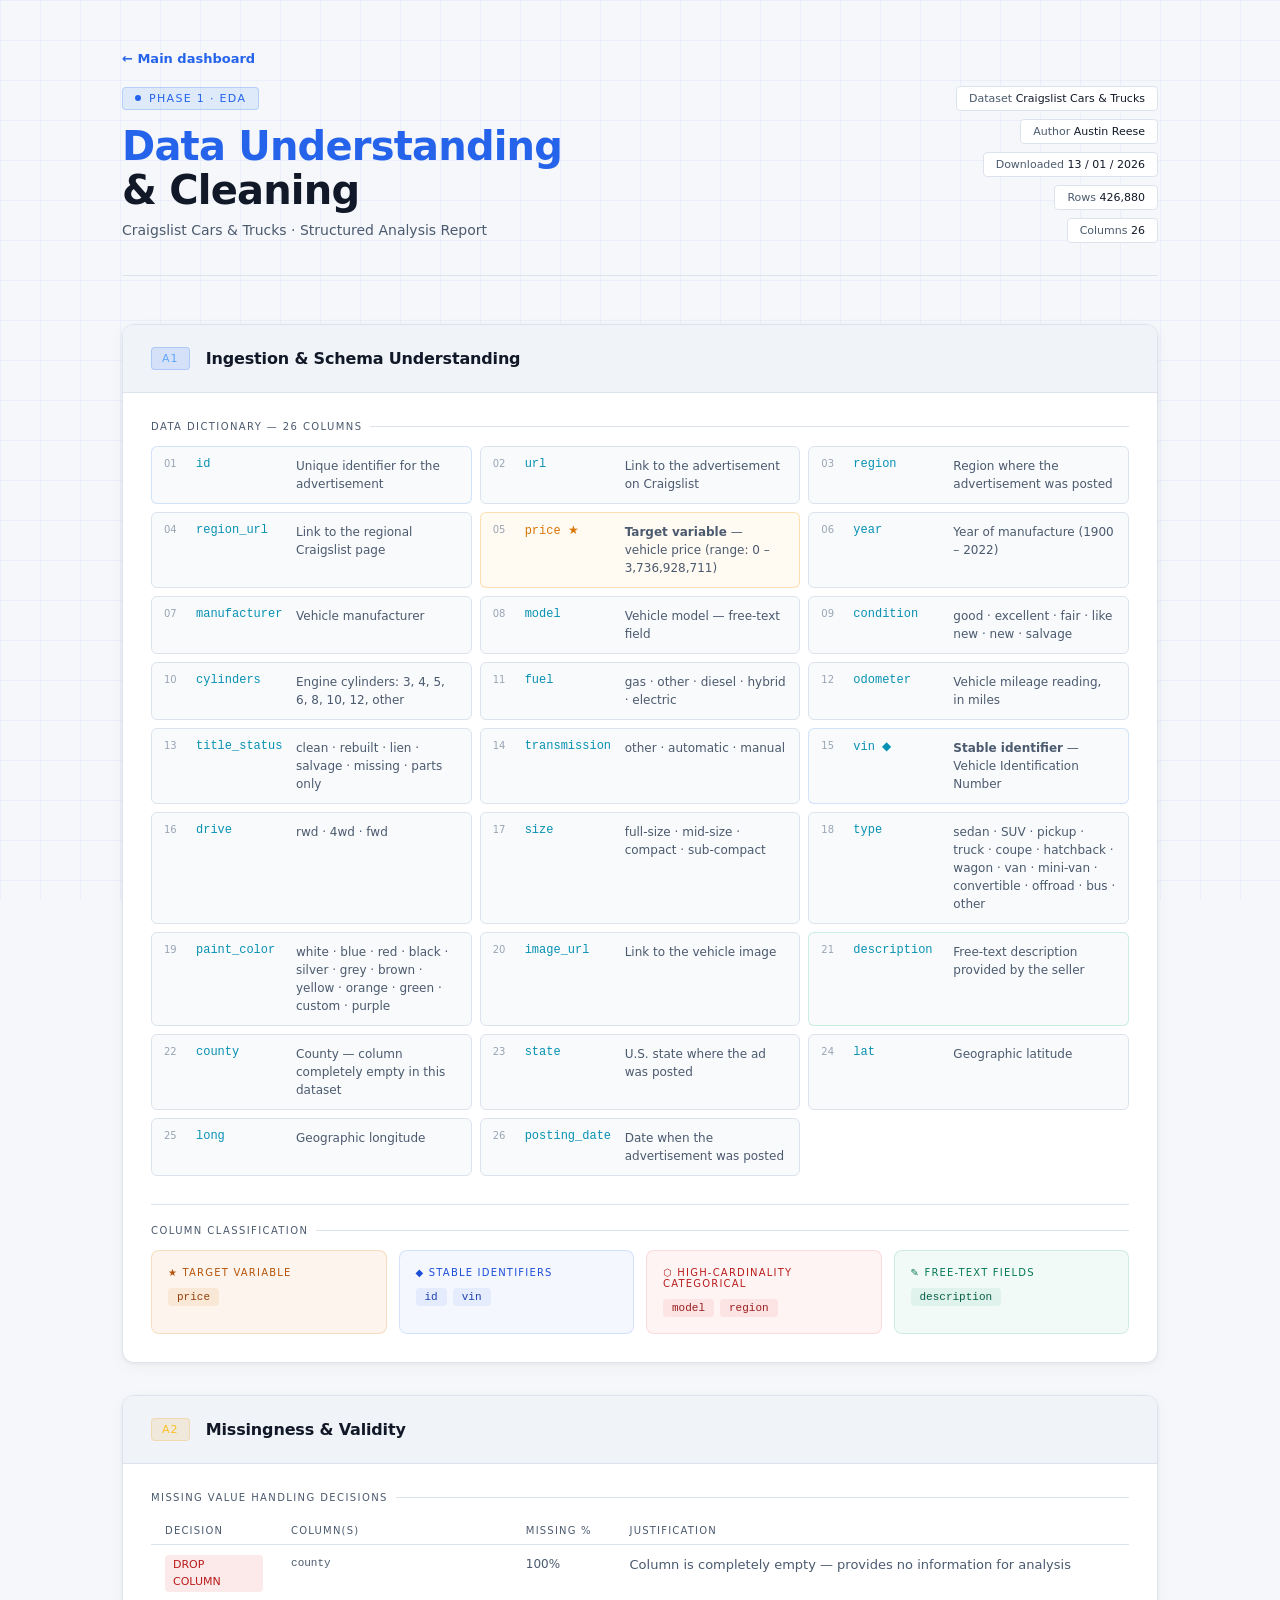
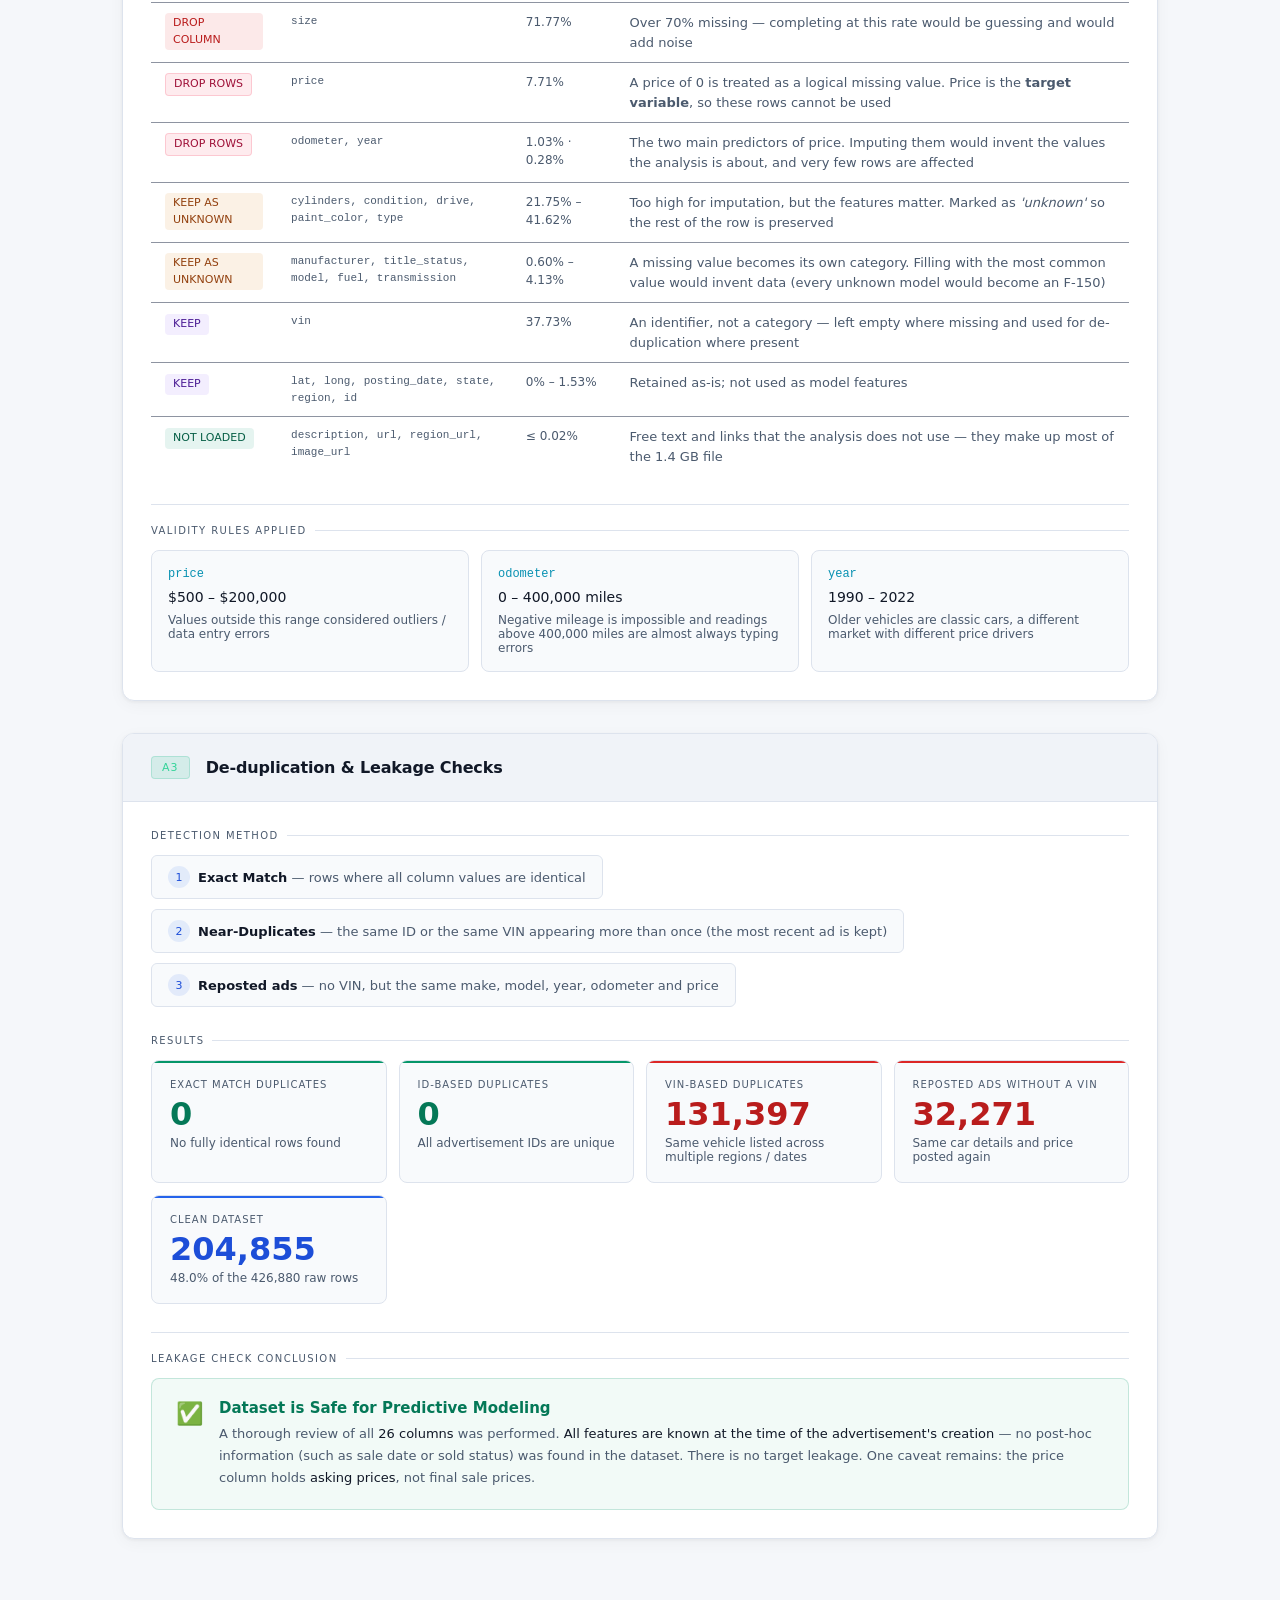
<file: docs/data_understanding_and_cleaning.html>
<!DOCTYPE html>
<html lang="en">
<head>
<meta charset="UTF-8">
<meta name="viewport" content="width=device-width, initial-scale=1.0">
<title>Data Understanding &amp; Cleaning</title>
<style>
  :root {
    --bg: #f5f7fa;
    --surface: #ffffff;
    --surface2: #f0f3f8;
    --border: #dde3ed;
    --accent: #2563eb;
    --accent2: #0891b2;
    --accent3: #d97706;
    --accent4: #059669;
    --accent-danger: #dc2626;
    --text-primary: #111827;
    --text-secondary: #4b5a6e;
    --text-muted: #9aa5b4;
    --tag-bg: #f8fafc;
  }

  * { box-sizing: border-box; margin: 0; padding: 0; }

  body {
    background: var(--bg);
    color: var(--text-primary);
    font-family: system-ui, -apple-system, "Segoe UI", sans-serif;
    font-weight: 400;
    min-height: 100vh;
    padding: 0;
    overflow-x: hidden;
  }

  /* Background grid */
  body::before {
    content: '';
    position: fixed;
    inset: 0;
    background-image:
      linear-gradient(rgba(37,99,235,0.05) 1px, transparent 1px),
      linear-gradient(90deg, rgba(37,99,235,0.05) 1px, transparent 1px);
    background-size: 40px 40px;
    pointer-events: none;
    z-index: 0;
  }

  .page-wrapper {
    position: relative;
    z-index: 1;
    max-width: 1100px;
    margin: 0 auto;
    padding: 48px 32px 80px;
  }

  /* ── HEADER ── */
  .page-header {
    border-bottom: 1px solid var(--border);
    padding-bottom: 32px;
    margin-bottom: 48px;
    display: flex;
    align-items: flex-start;
    justify-content: space-between;
    gap: 24px;
    animation: fadeDown 0.6s ease both;
  }

  .header-left {}

  .phase-badge {
    display: inline-flex;
    align-items: center;
    gap: 8px;
    background: rgba(59,130,246,0.12);
    border: 1px solid rgba(59,130,246,0.25);
    color: var(--accent);
    font-family: system-ui, -apple-system, "Segoe UI", sans-serif;
    font-size: 11px;
    letter-spacing: 0.12em;
    text-transform: uppercase;
    padding: 4px 12px;
    border-radius: 4px;
    margin-bottom: 14px;
  }

  .phase-badge::before {
    content: '';
    width: 6px; height: 6px;
    border-radius: 50%;
    background: var(--accent);
    animation: pulse 2s ease-in-out infinite;
  }

  h1 {
    font-family: system-ui, -apple-system, "Segoe UI", sans-serif;
    font-size: clamp(26px, 4vw, 40px);
    font-weight: 700;
    letter-spacing: -0.02em;
    line-height: 1.1;
    color: var(--text-primary);
  }

  h1 span {
    color: var(--accent);
  }

  .subtitle {
    margin-top: 10px;
    font-size: 14px;
    color: var(--text-secondary);
    font-weight: 400;
  }

  .meta-block {
    display: flex;
    flex-direction: column;
    align-items: flex-end;
    gap: 8px;
    flex-shrink: 0;
  }

  .meta-tag {
    font-family: system-ui, -apple-system, "Segoe UI", sans-serif;
    font-size: 11px;
    color: var(--text-secondary);
    background: var(--surface);
    border: 1px solid var(--border);
    padding: 5px 12px;
    border-radius: 4px;
    white-space: nowrap;
  }

  .meta-tag strong {
    color: var(--text-primary);
    font-weight: 500;
  }

  /* ── SECTION CARDS ── */
  .section-card {
    background: var(--surface);
    border: 1px solid var(--border);
    border-radius: 12px;
    margin-bottom: 32px;
    overflow: hidden;
    animation: fadeUp 0.5s ease both;
    box-shadow: 0 1px 4px rgba(0,0,0,0.06), 0 4px 16px rgba(0,0,0,0.04);
  }
  .section-card:nth-child(2) { animation-delay: 0.1s; }
  .section-card:nth-child(3) { animation-delay: 0.2s; }
  .section-card:nth-child(4) { animation-delay: 0.3s; }

  .section-header {
    display: flex;
    align-items: center;
    gap: 16px;
    padding: 22px 28px;
    border-bottom: 1px solid var(--border);
    background: var(--surface2);
  }

  .section-id {
    font-family: system-ui, -apple-system, "Segoe UI", sans-serif;
    font-size: 11px;
    font-weight: 500;
    letter-spacing: 0.1em;
    padding: 4px 10px;
    border-radius: 4px;
    flex-shrink: 0;
  }
  .id-a1 { background: rgba(59,130,246,0.15); color: #60a5fa; border: 1px solid rgba(59,130,246,0.25); }
  .id-a2 { background: rgba(245,158,11,0.12); color: #fbbf24; border: 1px solid rgba(245,158,11,0.2); }
  .id-a3 { background: rgba(16,185,129,0.12); color: #34d399; border: 1px solid rgba(16,185,129,0.2); }

  .section-title {
    font-family: system-ui, -apple-system, "Segoe UI", sans-serif;
    font-size: 16px;
    font-weight: 700;
    color: var(--text-primary);
    letter-spacing: -0.01em;
  }

  .section-body {
    padding: 28px;
  }

  /* ── SUBSECTIONS ── */
  .subsection {
    margin-bottom: 28px;
  }
  .subsection:last-child { margin-bottom: 0; }

  .subsection-title {
    font-family: system-ui, -apple-system, "Segoe UI", sans-serif;
    font-size: 10px;
    font-weight: 500;
    letter-spacing: 0.14em;
    text-transform: uppercase;
    color: var(--text-secondary);
    margin-bottom: 14px;
    display: flex;
    align-items: center;
    gap: 8px;
  }
  .subsection-title::after {
    content: '';
    flex: 1;
    height: 1px;
    background: var(--border);
  }

  /* ── DATA DICT TABLE ── */
  .dict-grid {
    display: grid;
    grid-template-columns: repeat(auto-fill, minmax(300px, 1fr));
    gap: 8px;
  }

  .dict-row {
    display: flex;
    align-items: flex-start;
    gap: 10px;
    background: var(--tag-bg);
    border: 1px solid var(--border);
    border-radius: 6px;
    padding: 10px 12px;
    font-size: 13px;
    transition: border-color 0.2s;
  }
  .dict-row:hover { border-color: rgba(37,99,235,0.35); background: rgba(37,99,235,0.03); }

  .dict-num {
    font-family: system-ui, -apple-system, "Segoe UI", sans-serif;
    font-size: 10px;
    color: var(--text-muted);
    min-width: 22px;
    padding-top: 1px;
  }

  .dict-name {
    font-family: system-ui, -apple-system, "Segoe UI", sans-serif;
    font-size: 12px;
    font-weight: 500;
    color: var(--accent2);
    min-width: 90px;
  }

  .dict-desc {
    color: var(--text-secondary);
    font-size: 12px;
    line-height: 1.5;
  }

  /* Target highlight */
  .dict-row.is-target { border-color: rgba(245,158,11,0.3); background: rgba(245,158,11,0.05); }
  .dict-row.is-target .dict-name { color: var(--accent3); }
  .dict-row.is-stable { border-color: rgba(59,130,246,0.2); }
  .dict-row.is-fretext { border-color: rgba(16,185,129,0.2); }

  /* ── COLUMN CLASSIFICATION ── */
  .classification-grid {
    display: grid;
    grid-template-columns: repeat(auto-fill, minmax(220px, 1fr));
    gap: 12px;
  }

  .class-card {
    border-radius: 8px;
    padding: 16px;
    border: 1px solid var(--border);
  }

  .class-card-label {
    font-family: system-ui, -apple-system, "Segoe UI", sans-serif;
    font-size: 10px;
    letter-spacing: 0.12em;
    text-transform: uppercase;
    margin-bottom: 10px;
    font-weight: 500;
  }

  .class-card-values {
    display: flex;
    flex-wrap: wrap;
    gap: 6px;
  }

  .class-pill {
    font-family: system-ui, -apple-system, "Segoe UI", sans-serif;
    font-size: 11px;
    padding: 3px 9px;
    border-radius: 4px;
  }

  .cc-target { background: rgba(217,119,6,0.07); border: 1px solid rgba(217,119,6,0.2); }
  .cc-target .class-card-label { color: #b45309; }
  .cc-target .class-pill { background: rgba(217,119,6,0.1); color: #92400e; }

  .cc-stable { background: rgba(37,99,235,0.05); border: 1px solid rgba(37,99,235,0.15); }
  .cc-stable .class-card-label { color: #1d4ed8; }
  .cc-stable .class-pill { background: rgba(37,99,235,0.08); color: #1e40af; }

  .cc-highcard { background: rgba(220,38,38,0.05); border: 1px solid rgba(220,38,38,0.12); }
  .cc-highcard .class-card-label { color: #b91c1c; }
  .cc-highcard .class-pill { background: rgba(220,38,38,0.08); color: #991b1b; }

  .cc-freetext { background: rgba(5,150,105,0.05); border: 1px solid rgba(5,150,105,0.15); }
  .cc-freetext .class-card-label { color: #047857; }
  .cc-freetext .class-pill { background: rgba(5,150,105,0.08); color: #065f46; }

  /* ── A2 TABLES ── */
  .decision-table {
    width: 100%;
    border-collapse: collapse;
    font-size: 13px;
  }

  .decision-table th {
    font-family: system-ui, -apple-system, "Segoe UI", sans-serif;
    font-size: 10px;
    letter-spacing: 0.12em;
    text-transform: uppercase;
    color: var(--text-secondary);
    font-weight: 500;
    padding: 8px 14px;
    text-align: left;
    border-bottom: 1px solid var(--border);
  }

  .decision-table td {
    padding: 10px 14px;
    vertical-align: top;
    border-bottom: 1px solid rgba(31,43,69,0.5);
    color: var(--text-secondary);
    line-height: 1.5;
  }

  .decision-table tr:last-child td { border-bottom: none; }
  .decision-table tr:hover td { background: rgba(37,99,235,0.03); }

  .td-cols {
    font-family: system-ui, -apple-system, "Segoe UI", sans-serif;
    font-size: 11px;
    color: var(--accent2);
    font-weight: 500;
  }

  .td-pct {
    font-family: system-ui, -apple-system, "Segoe UI", sans-serif;
    font-size: 12px;
    font-weight: 500;
  }

  .badge-drop { color: #b91c1c; background: rgba(220,38,38,0.1); padding: 2px 8px; border-radius: 4px; font-family: system-ui, -apple-system, "Segoe UI", sans-serif; font-size: 11px; display: inline-block; }
  .badge-drop-rows { color: #9f1239; background: rgba(244,63,94,0.1); border: 1px solid rgba(244,63,94,0.2); padding: 2px 8px; border-radius: 4px; font-family: system-ui, -apple-system, "Segoe UI", sans-serif; font-size: 11px; display: inline-block; }
  .badge-impute { color: #065f46; background: rgba(5,150,105,0.1); padding: 2px 8px; border-radius: 4px; font-family: system-ui, -apple-system, "Segoe UI", sans-serif; font-size: 11px; display: inline-block; }
  .badge-unknown { color: #92400e; background: rgba(217,119,6,0.1); padding: 2px 8px; border-radius: 4px; font-family: system-ui, -apple-system, "Segoe UI", sans-serif; font-size: 11px; display: inline-block; }
  .badge-keep { color: #4c1d95; background: rgba(139,92,246,0.1); padding: 2px 8px; border-radius: 4px; font-family: system-ui, -apple-system, "Segoe UI", sans-serif; font-size: 11px; display: inline-block; }

  .pct-drop { color: var(--accent-danger); }
  .pct-high { color: var(--accent3); }
  .pct-low { color: var(--accent4); }
  .pct-zero { color: var(--text-muted); }

  /* ── VALIDITY RULES ── */
  .validity-grid {
    display: grid;
    grid-template-columns: repeat(3, 1fr);
    gap: 12px;
  }

  .validity-card {
    background: var(--tag-bg);
    border: 1px solid var(--border);
    border-radius: 8px;
    padding: 16px;
    display: flex;
    flex-direction: column;
    gap: 8px;
  }

  .validity-field {
    font-family: system-ui, -apple-system, "Segoe UI", sans-serif;
    font-size: 12px;
    color: var(--accent2);
    font-weight: 500;
  }

  .validity-rule {
    font-family: system-ui, -apple-system, "Segoe UI", sans-serif;
    font-size: 14px;
    font-weight: 500;
    color: var(--text-primary);
  }

  .validity-desc {
    font-size: 12px;
    color: var(--text-secondary);
  }

  /* ── A3 STATS ── */
  .stats-row {
    display: grid;
    grid-template-columns: repeat(3, 1fr);
    gap: 12px;
    margin-bottom: 24px;
  }

  .stat-card {
    background: var(--tag-bg);
    border: 1px solid var(--border);
    border-radius: 8px;
    padding: 18px;
    position: relative;
    overflow: hidden;
  }

  .stat-card::before {
    content: '';
    position: absolute;
    top: 0; left: 0; right: 0;
    height: 2px;
  }
  .stat-card.stat-ok::before { background: var(--accent4); }
  .stat-card.stat-warn::before { background: var(--accent-danger); }
  .stat-card.stat-neutral::before { background: var(--accent); }

  .stat-label {
    font-family: system-ui, -apple-system, "Segoe UI", sans-serif;
    font-size: 10px;
    letter-spacing: 0.1em;
    text-transform: uppercase;
    color: var(--text-secondary);
    margin-bottom: 8px;
  }

  .stat-value {
    font-family: system-ui, -apple-system, "Segoe UI", sans-serif;
    font-size: 32px;
    font-weight: 700;
    line-height: 1;
  }
  .stat-ok .stat-value { color: #047857; }
  .stat-warn .stat-value { color: #b91c1c; }
  .stat-neutral .stat-value { color: #1d4ed8; }

  .stat-note {
    margin-top: 6px;
    font-size: 12px;
    color: var(--text-secondary);
  }

  /* ── LEAKAGE BLOCK ── */
  .leakage-box {
    background: rgba(5,150,105,0.05);
    border: 1px solid rgba(5,150,105,0.2);
    border-radius: 8px;
    padding: 20px 24px;
    display: flex;
    gap: 16px;
    align-items: flex-start;
  }

  .leakage-icon {
    font-size: 22px;
    flex-shrink: 0;
    margin-top: 2px;
  }

  .leakage-title {
    font-family: system-ui, -apple-system, "Segoe UI", sans-serif;
    font-weight: 700;
    color: #047857;
    font-size: 15px;
    margin-bottom: 6px;
  }

  .leakage-body {
    font-size: 13px;
    color: var(--text-secondary);
    line-height: 1.7;
  }

  .leakage-body strong {
    color: var(--text-primary);
    font-weight: 500;
  }

  /* ── METHOD ROW ── */
  .method-steps {
    display: flex;
    gap: 10px;
    flex-wrap: wrap;
    margin-bottom: 20px;
  }

  .method-step {
    display: flex;
    align-items: center;
    gap: 8px;
    background: var(--tag-bg);
    border: 1px solid var(--border);
    padding: 10px 16px;
    border-radius: 6px;
    font-size: 13px;
    color: var(--text-secondary);
  }

  .step-num {
    font-family: system-ui, -apple-system, "Segoe UI", sans-serif;
    font-size: 11px;
    font-weight: 500;
    color: #1d4ed8;
    background: rgba(37,99,235,0.1);
    width: 22px; height: 22px;
    border-radius: 50%;
    display: flex; align-items: center; justify-content: center;
    flex-shrink: 0;
  }

  /* ── DIVIDER ── */
  .divider {
    height: 1px;
    background: var(--border);
    margin: 20px 0;
  }

  /* ── ANIMATIONS ── */
  @keyframes fadeDown {
    from { opacity: 0; transform: translateY(-16px); }
    to   { opacity: 1; transform: translateY(0); }
  }
  @keyframes fadeUp {
    from { opacity: 0; transform: translateY(20px); }
    to   { opacity: 1; transform: translateY(0); }
  }
  @keyframes pulse {
    0%, 100% { opacity: 1; }
    50% { opacity: 0.4; }
  }

  @media (max-width: 680px) {
    .page-header { flex-direction: column; }
    .meta-block { align-items: flex-start; }
    .validity-grid { grid-template-columns: 1fr; }
    .stats-row { grid-template-columns: 1fr; }
    .dict-grid { grid-template-columns: 1fr; }
    .classification-grid { grid-template-columns: 1fr 1fr; }
  }

  /* column names are the only text set in monospace */
  .dict-name, .td-cols, .class-pill, .validity-field { font-family: ui-monospace, Consolas, monospace; }
</style>
</head>
<body>
<div class="page-wrapper">

  <a href="index.html" style="display:inline-block;margin-bottom:20px;font-size:13px;color:#2563eb;text-decoration:none;font-weight:600">&larr; Main dashboard</a>

  <!-- HEADER -->
  <div class="page-header">
    <div class="header-left">
      <div class="phase-badge">Phase 1 · EDA</div>
      <h1><span>Data Understanding</span><br>&amp; Cleaning</h1>
      <div class="subtitle">Craigslist Cars &amp; Trucks · Structured Analysis Report</div>
    </div>
    <div class="meta-block">
      <div class="meta-tag">Dataset <strong>Craigslist Cars &amp; Trucks</strong></div>
      <div class="meta-tag">Author <strong>Austin Reese</strong></div>
      <div class="meta-tag">Downloaded <strong>13 / 01 / 2026</strong></div>
      <div class="meta-tag">Rows <strong>426,880</strong></div>
      <div class="meta-tag">Columns <strong>26</strong></div>
    </div>
  </div>

  <!-- ══════════════════════════════════════════ A1 ══════ -->
  <div class="section-card">
    <div class="section-header">
      <span class="section-id id-a1">A1</span>
      <span class="section-title">Ingestion &amp; Schema Understanding</span>
    </div>
    <div class="section-body">

      <!-- Data Dictionary -->
      <div class="subsection">
        <div class="subsection-title">Data Dictionary — 26 Columns</div>
        <div class="dict-grid">

          <div class="dict-row is-stable">
            <span class="dict-num">01</span>
            <span class="dict-name">id</span>
            <span class="dict-desc">Unique identifier for the advertisement</span>
          </div>
          <div class="dict-row">
            <span class="dict-num">02</span>
            <span class="dict-name">url</span>
            <span class="dict-desc">Link to the advertisement on Craigslist</span>
          </div>
          <div class="dict-row">
            <span class="dict-num">03</span>
            <span class="dict-name">region</span>
            <span class="dict-desc">Region where the advertisement was posted</span>
          </div>
          <div class="dict-row">
            <span class="dict-num">04</span>
            <span class="dict-name">region_url</span>
            <span class="dict-desc">Link to the regional Craigslist page</span>
          </div>
          <div class="dict-row is-target">
            <span class="dict-num">05</span>
            <span class="dict-name">price ★</span>
            <span class="dict-desc"><strong>Target variable</strong> — vehicle price (range: 0 – 3,736,928,711)</span>
          </div>
          <div class="dict-row">
            <span class="dict-num">06</span>
            <span class="dict-name">year</span>
            <span class="dict-desc">Year of manufacture (1900 – 2022)</span>
          </div>
          <div class="dict-row">
            <span class="dict-num">07</span>
            <span class="dict-name">manufacturer</span>
            <span class="dict-desc">Vehicle manufacturer</span>
          </div>
          <div class="dict-row">
            <span class="dict-num">08</span>
            <span class="dict-name">model</span>
            <span class="dict-desc">Vehicle model — free-text field</span>
          </div>
          <div class="dict-row">
            <span class="dict-num">09</span>
            <span class="dict-name">condition</span>
            <span class="dict-desc">good · excellent · fair · like new · new · salvage</span>
          </div>
          <div class="dict-row">
            <span class="dict-num">10</span>
            <span class="dict-name">cylinders</span>
            <span class="dict-desc">Engine cylinders: 3, 4, 5, 6, 8, 10, 12, other</span>
          </div>
          <div class="dict-row">
            <span class="dict-num">11</span>
            <span class="dict-name">fuel</span>
            <span class="dict-desc">gas · other · diesel · hybrid · electric</span>
          </div>
          <div class="dict-row">
            <span class="dict-num">12</span>
            <span class="dict-name">odometer</span>
            <span class="dict-desc">Vehicle mileage reading, in miles</span>
          </div>
          <div class="dict-row">
            <span class="dict-num">13</span>
            <span class="dict-name">title_status</span>
            <span class="dict-desc">clean · rebuilt · lien · salvage · missing · parts only</span>
          </div>
          <div class="dict-row">
            <span class="dict-num">14</span>
            <span class="dict-name">transmission</span>
            <span class="dict-desc">other · automatic · manual</span>
          </div>
          <div class="dict-row is-stable">
            <span class="dict-num">15</span>
            <span class="dict-name">vin ◆</span>
            <span class="dict-desc"><strong>Stable identifier</strong> — Vehicle Identification Number</span>
          </div>
          <div class="dict-row">
            <span class="dict-num">16</span>
            <span class="dict-name">drive</span>
            <span class="dict-desc">rwd · 4wd · fwd</span>
          </div>
          <div class="dict-row">
            <span class="dict-num">17</span>
            <span class="dict-name">size</span>
            <span class="dict-desc">full-size · mid-size · compact · sub-compact</span>
          </div>
          <div class="dict-row">
            <span class="dict-num">18</span>
            <span class="dict-name">type</span>
            <span class="dict-desc">sedan · SUV · pickup · truck · coupe · hatchback · wagon · van · mini-van · convertible · offroad · bus · other</span>
          </div>
          <div class="dict-row">
            <span class="dict-num">19</span>
            <span class="dict-name">paint_color</span>
            <span class="dict-desc">white · blue · red · black · silver · grey · brown · yellow · orange · green · custom · purple</span>
          </div>
          <div class="dict-row">
            <span class="dict-num">20</span>
            <span class="dict-name">image_url</span>
            <span class="dict-desc">Link to the vehicle image</span>
          </div>
          <div class="dict-row is-fretext">
            <span class="dict-num">21</span>
            <span class="dict-name">description</span>
            <span class="dict-desc">Free-text description provided by the seller</span>
          </div>
          <div class="dict-row">
            <span class="dict-num">22</span>
            <span class="dict-name">county</span>
            <span class="dict-desc">County — column completely empty in this dataset</span>
          </div>
          <div class="dict-row">
            <span class="dict-num">23</span>
            <span class="dict-name">state</span>
            <span class="dict-desc">U.S. state where the ad was posted</span>
          </div>
          <div class="dict-row">
            <span class="dict-num">24</span>
            <span class="dict-name">lat</span>
            <span class="dict-desc">Geographic latitude</span>
          </div>
          <div class="dict-row">
            <span class="dict-num">25</span>
            <span class="dict-name">long</span>
            <span class="dict-desc">Geographic longitude</span>
          </div>
          <div class="dict-row">
            <span class="dict-num">26</span>
            <span class="dict-name">posting_date</span>
            <span class="dict-desc">Date when the advertisement was posted</span>
          </div>

        </div>
      </div>

      <div class="divider"></div>

      <!-- Column Classification -->
      <div class="subsection">
        <div class="subsection-title">Column Classification</div>
        <div class="classification-grid">
          <div class="class-card cc-target">
            <div class="class-card-label">★ Target Variable</div>
            <div class="class-card-values">
              <span class="class-pill">price</span>
            </div>
          </div>
          <div class="class-card cc-stable">
            <div class="class-card-label">◆ Stable Identifiers</div>
            <div class="class-card-values">
              <span class="class-pill">id</span>
              <span class="class-pill">vin</span>
            </div>
          </div>
          <div class="class-card cc-highcard">
            <div class="class-card-label">⬡ High-Cardinality Categorical</div>
            <div class="class-card-values">
              <span class="class-pill">model</span>
              <span class="class-pill">region</span>
            </div>
          </div>
          <div class="class-card cc-freetext">
            <div class="class-card-label">✎ Free-Text Fields</div>
            <div class="class-card-values">
              <span class="class-pill">description</span>
            </div>
          </div>
        </div>
      </div>

    </div>
  </div>


  <!-- ══════════════════════════════════════════ A2 ══════ -->
  <div class="section-card">
    <div class="section-header">
      <span class="section-id id-a2">A2</span>
      <span class="section-title">Missingness &amp; Validity</span>
    </div>
    <div class="section-body">

      <div class="subsection">
        <div class="subsection-title">Missing Value Handling Decisions</div>
        <table class="decision-table">
          <thead>
            <tr>
              <th>Decision</th>
              <th>Column(s)</th>
              <th>Missing %</th>
              <th>Justification</th>
            </tr>
          </thead>
          <tbody>

            <tr>
              <td><span class="badge-drop">DROP COLUMN</span></td>
              <td class="td-cols">county</td>
              <td class="td-pct pct-drop">100%</td>
              <td>Column is completely empty — provides no information for analysis</td>
            </tr>
            <tr>
              <td><span class="badge-drop">DROP COLUMN</span></td>
              <td class="td-cols">size</td>
              <td class="td-pct pct-drop">71.77%</td>
              <td>Over 70% missing — completing at this rate would be guessing and would add noise</td>
            </tr>
            <tr>
              <td><span class="badge-drop-rows">DROP ROWS</span></td>
              <td class="td-cols">price</td>
              <td class="td-pct pct-drop">7.71%</td>
              <td>A price of 0 is treated as a logical missing value. Price is the <strong>target variable</strong>, so these rows cannot be used</td>
            </tr>
            <tr>
              <td><span class="badge-drop-rows">DROP ROWS</span></td>
              <td class="td-cols">odometer, year</td>
              <td class="td-pct pct-low">1.03% · 0.28%</td>
              <td>The two main predictors of price. Imputing them would invent the values the analysis is about, and very few rows are affected</td>
            </tr>
            <tr>
              <td><span class="badge-unknown">KEEP AS UNKNOWN</span></td>
              <td class="td-cols">cylinders, condition, drive, paint_color, type</td>
              <td class="td-pct pct-high">21.75% – 41.62%</td>
              <td>Too high for imputation, but the features matter. Marked as <em>'unknown'</em> so the rest of the row is preserved</td>
            </tr>
            <tr>
              <td><span class="badge-unknown">KEEP AS UNKNOWN</span></td>
              <td class="td-cols">manufacturer, title_status, model, fuel, transmission</td>
              <td class="td-pct pct-low">0.60% – 4.13%</td>
              <td>A missing value becomes its own category. Filling with the most common value would invent data (every unknown model would become an F-150)</td>
            </tr>
            <tr>
              <td><span class="badge-keep">KEEP</span></td>
              <td class="td-cols">vin</td>
              <td class="td-pct pct-high">37.73%</td>
              <td>An identifier, not a category — left empty where missing and used for de-duplication where present</td>
            </tr>
            <tr>
              <td><span class="badge-keep">KEEP</span></td>
              <td class="td-cols">lat, long, posting_date, state, region, id</td>
              <td class="td-pct pct-zero">0% – 1.53%</td>
              <td>Retained as-is; not used as model features</td>
            </tr>
            <tr>
              <td><span class="badge-impute">NOT LOADED</span></td>
              <td class="td-cols">description, url, region_url, image_url</td>
              <td class="td-pct pct-zero">≤ 0.02%</td>
              <td>Free text and links that the analysis does not use — they make up most of the 1.4 GB file</td>
            </tr>

          </tbody>
        </table>
      </div>

      <div class="divider"></div>

      <!-- Validity Rules -->
      <div class="subsection">
        <div class="subsection-title">Validity Rules Applied</div>
        <div class="validity-grid">
          <div class="validity-card">
            <div class="validity-field">price</div>
            <div class="validity-rule">$500 – $200,000</div>
            <div class="validity-desc">Values outside this range considered outliers / data entry errors</div>
          </div>
          <div class="validity-card">
            <div class="validity-field">odometer</div>
            <div class="validity-rule">0 – 400,000 miles</div>
            <div class="validity-desc">Negative mileage is impossible and readings above 400,000 miles are almost always typing errors</div>
          </div>
          <div class="validity-card">
            <div class="validity-field">year</div>
            <div class="validity-rule">1990 – 2022</div>
            <div class="validity-desc">Older vehicles are classic cars, a different market with different price drivers</div>
          </div>
        </div>
      </div>

    </div>
  </div>


  <!-- ══════════════════════════════════════════ A3 ══════ -->
  <div class="section-card">
    <div class="section-header">
      <span class="section-id id-a3">A3</span>
      <span class="section-title">De-duplication &amp; Leakage Checks</span>
    </div>
    <div class="section-body">

      <div class="subsection">
        <div class="subsection-title">Detection Method</div>
        <div class="method-steps">
          <div class="method-step">
            <span class="step-num">1</span>
            <span><strong style="color:var(--text-primary)">Exact Match</strong> — rows where all column values are identical</span>
          </div>
          <div class="method-step">
            <span class="step-num">2</span>
            <span><strong style="color:var(--text-primary)">Near-Duplicates</strong> — the same ID or the same VIN appearing more than once (the most recent ad is kept)</span>
          </div>
          <div class="method-step">
            <span class="step-num">3</span>
            <span><strong style="color:var(--text-primary)">Reposted ads</strong> — no VIN, but the same make, model, year, odometer and price</span>
          </div>
        </div>
      </div>

      <!-- Stats -->
      <div class="subsection">
        <div class="subsection-title">Results</div>
        <div class="stats-row" style="grid-template-columns: repeat(auto-fit, minmax(200px, 1fr))">
          <div class="stat-card stat-ok">
            <div class="stat-label">Exact Match Duplicates</div>
            <div class="stat-value">0</div>
            <div class="stat-note">No fully identical rows found</div>
          </div>
          <div class="stat-card stat-ok">
            <div class="stat-label">ID-Based Duplicates</div>
            <div class="stat-value">0</div>
            <div class="stat-note">All advertisement IDs are unique</div>
          </div>
          <div class="stat-card stat-warn">
            <div class="stat-label">VIN-Based Duplicates</div>
            <div class="stat-value">131,397</div>
            <div class="stat-note">Same vehicle listed across multiple regions / dates</div>
          </div>
          <div class="stat-card stat-warn">
            <div class="stat-label">Reposted Ads Without a VIN</div>
            <div class="stat-value">32,271</div>
            <div class="stat-note">Same car details and price posted again</div>
          </div>
          <div class="stat-card stat-neutral">
            <div class="stat-label">Clean Dataset</div>
            <div class="stat-value">204,855</div>
            <div class="stat-note">48.0% of the 426,880 raw rows</div>
          </div>
        </div>
      </div>

      <div class="divider"></div>

      <!-- Leakage -->
      <div class="subsection">
        <div class="subsection-title">Leakage Check Conclusion</div>
        <div class="leakage-box">
          <div class="leakage-icon">✅</div>
          <div>
            <div class="leakage-title">Dataset is Safe for Predictive Modeling</div>
            <div class="leakage-body">
              A thorough review of all <strong>26 columns</strong> was performed. <strong>All features are known at the time of the advertisement's creation</strong> — no post-hoc information (such as sale date or sold status) was found in the dataset. There is no target leakage. One caveat remains: the price column holds <strong>asking prices</strong>, not final sale prices.
            </div>
          </div>
        </div>
      </div>

    </div>
  </div>

</div>
</body>
</html>
</file>
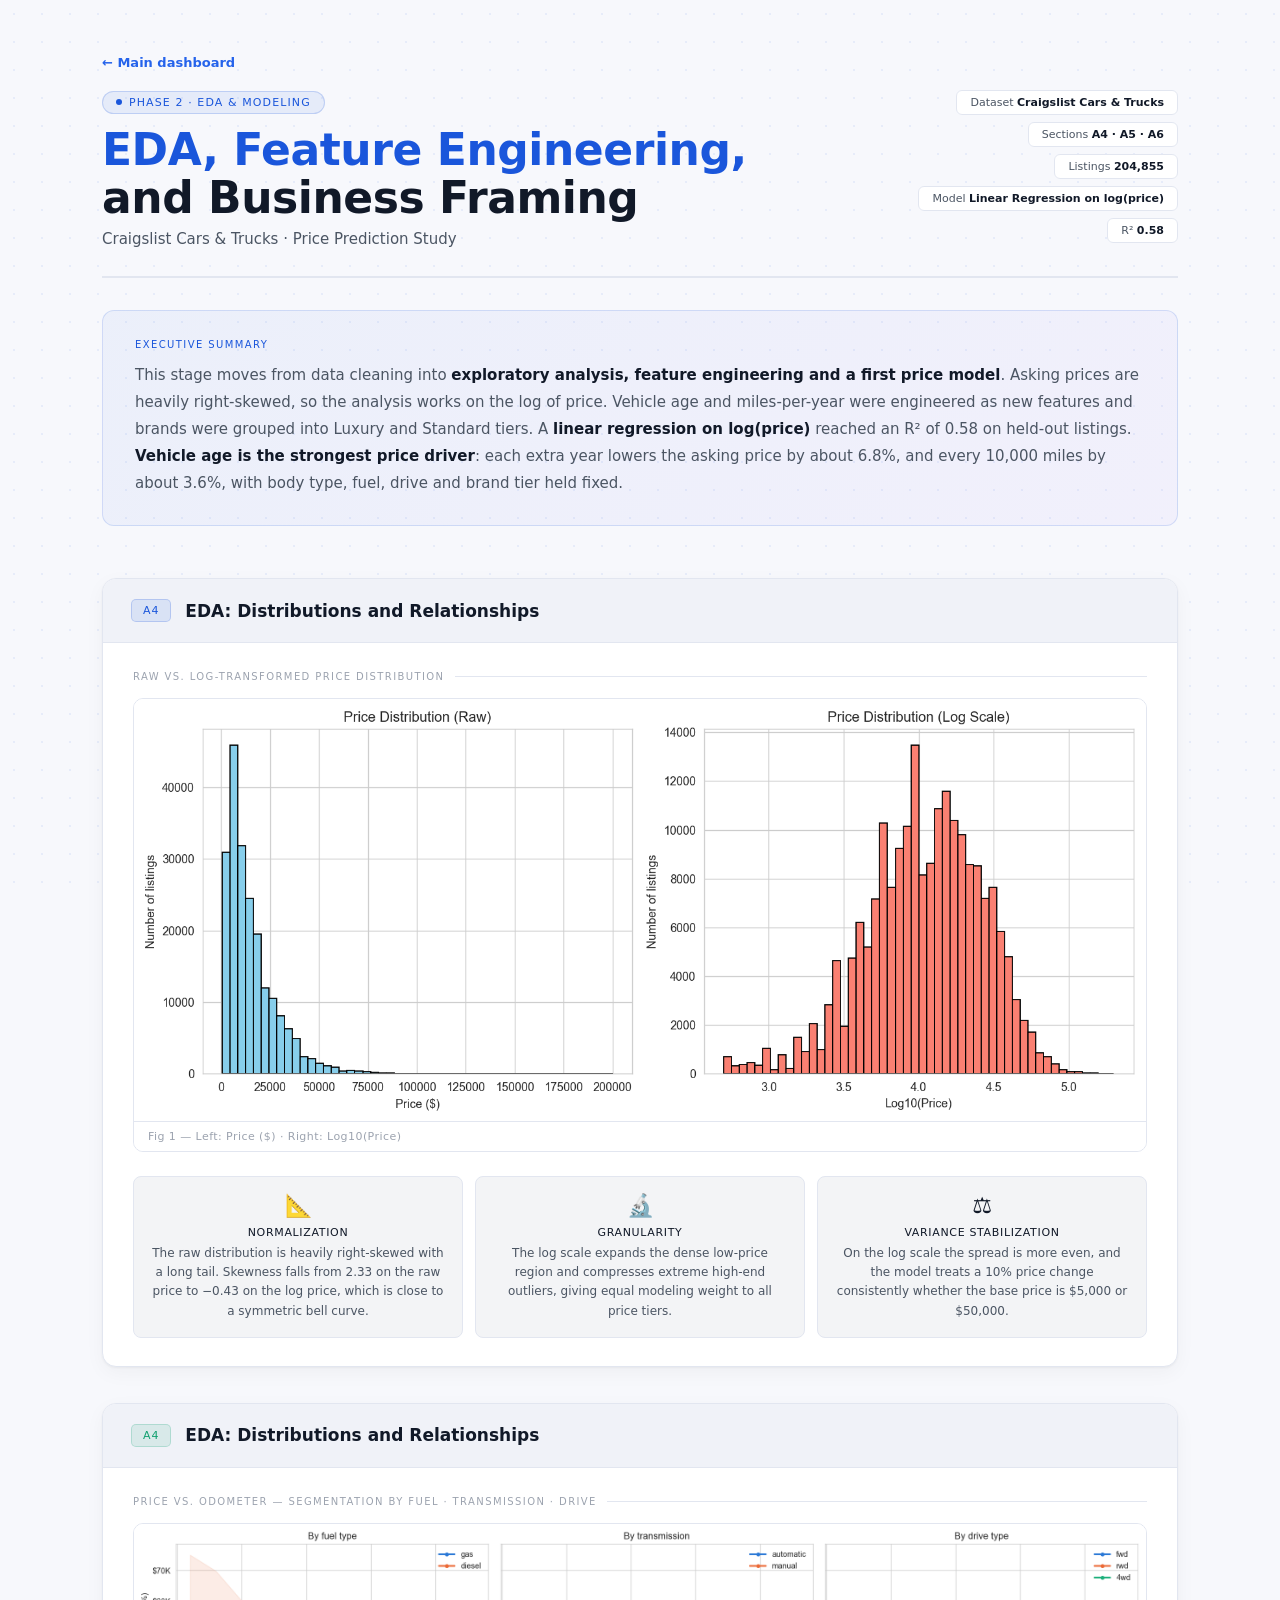
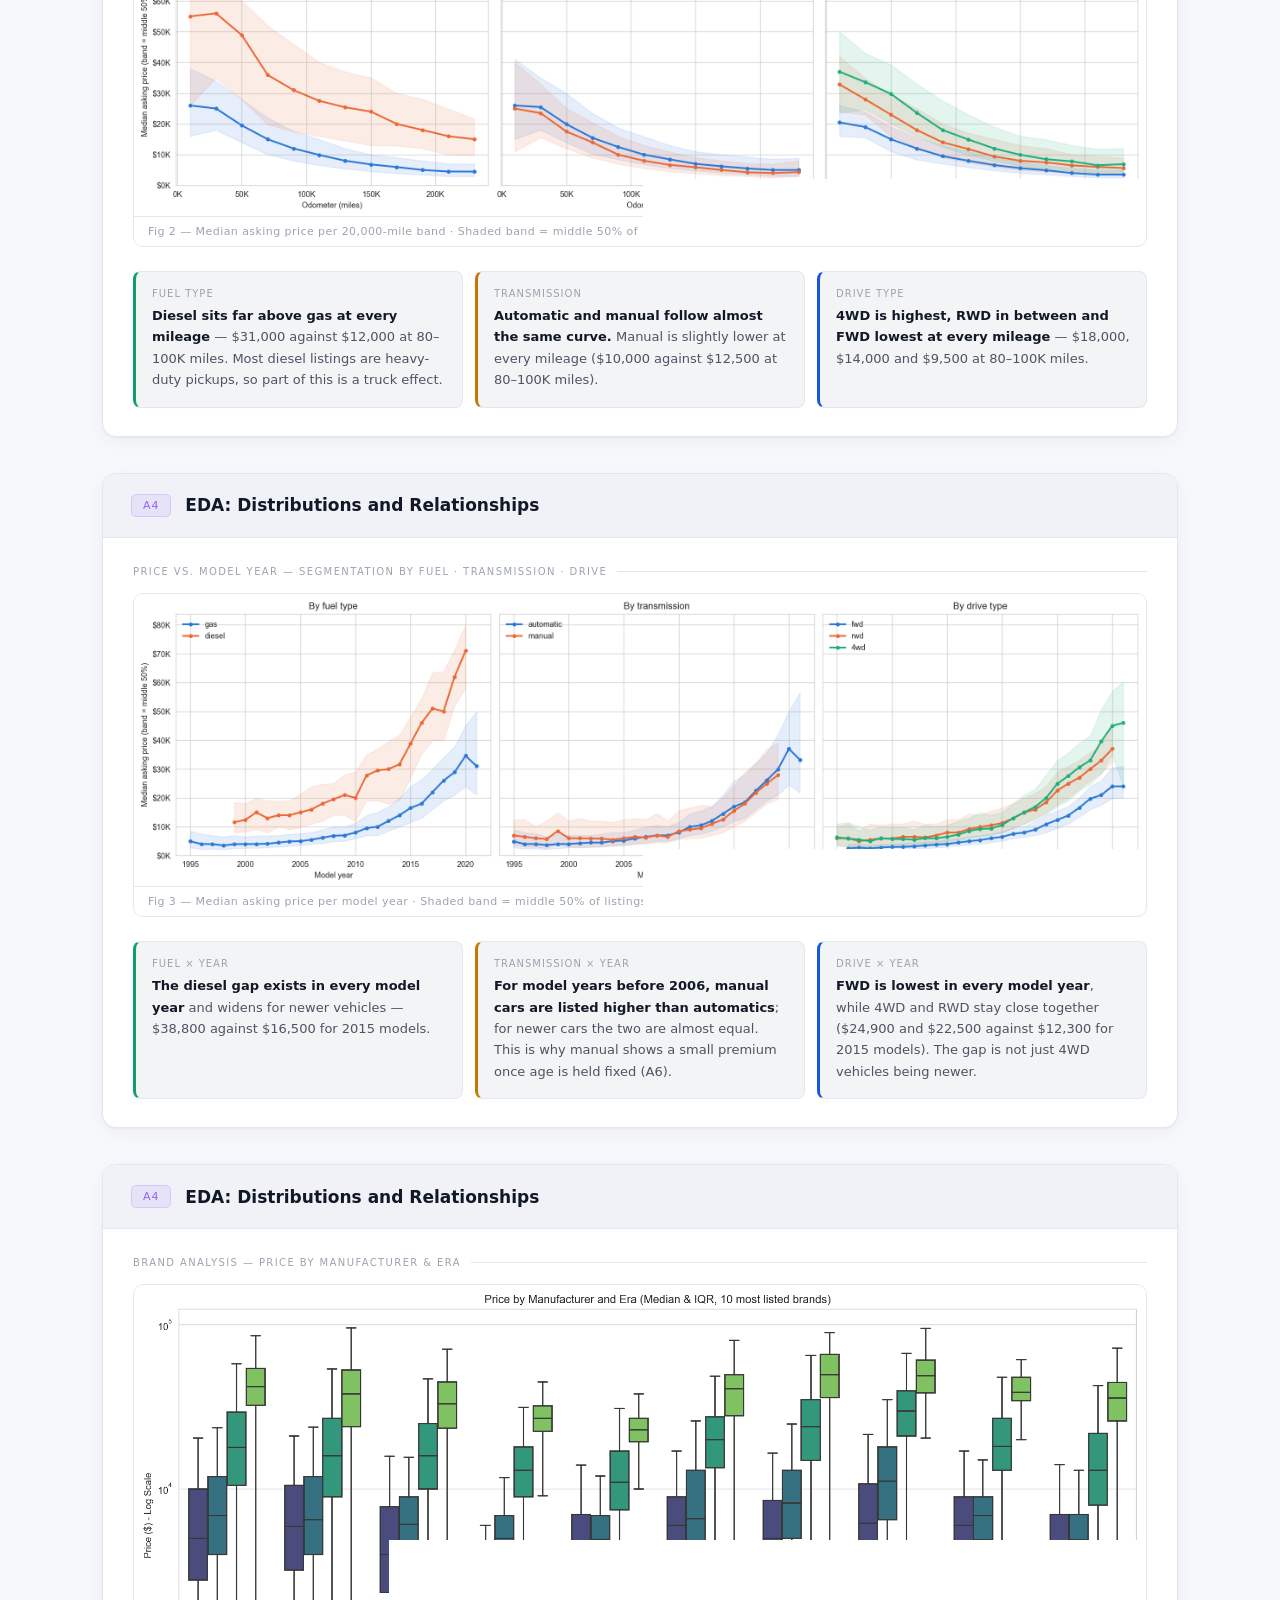
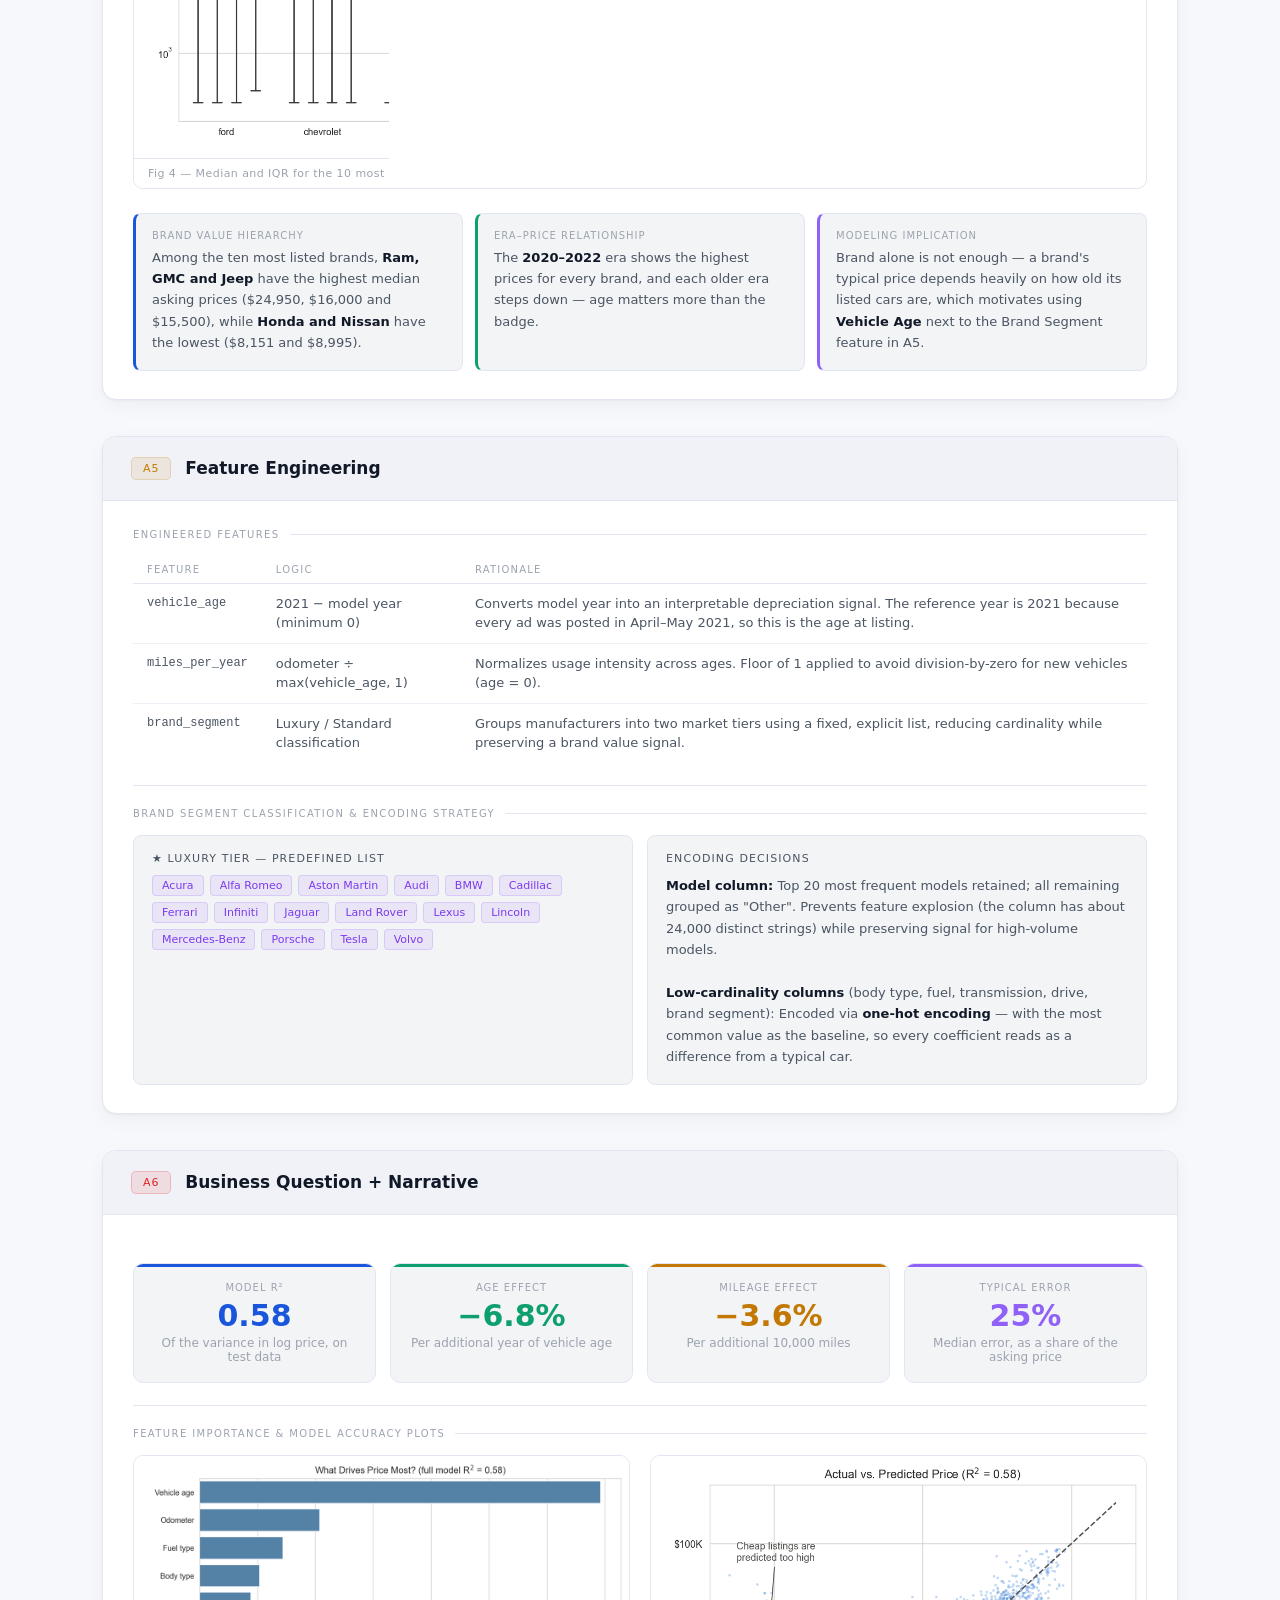
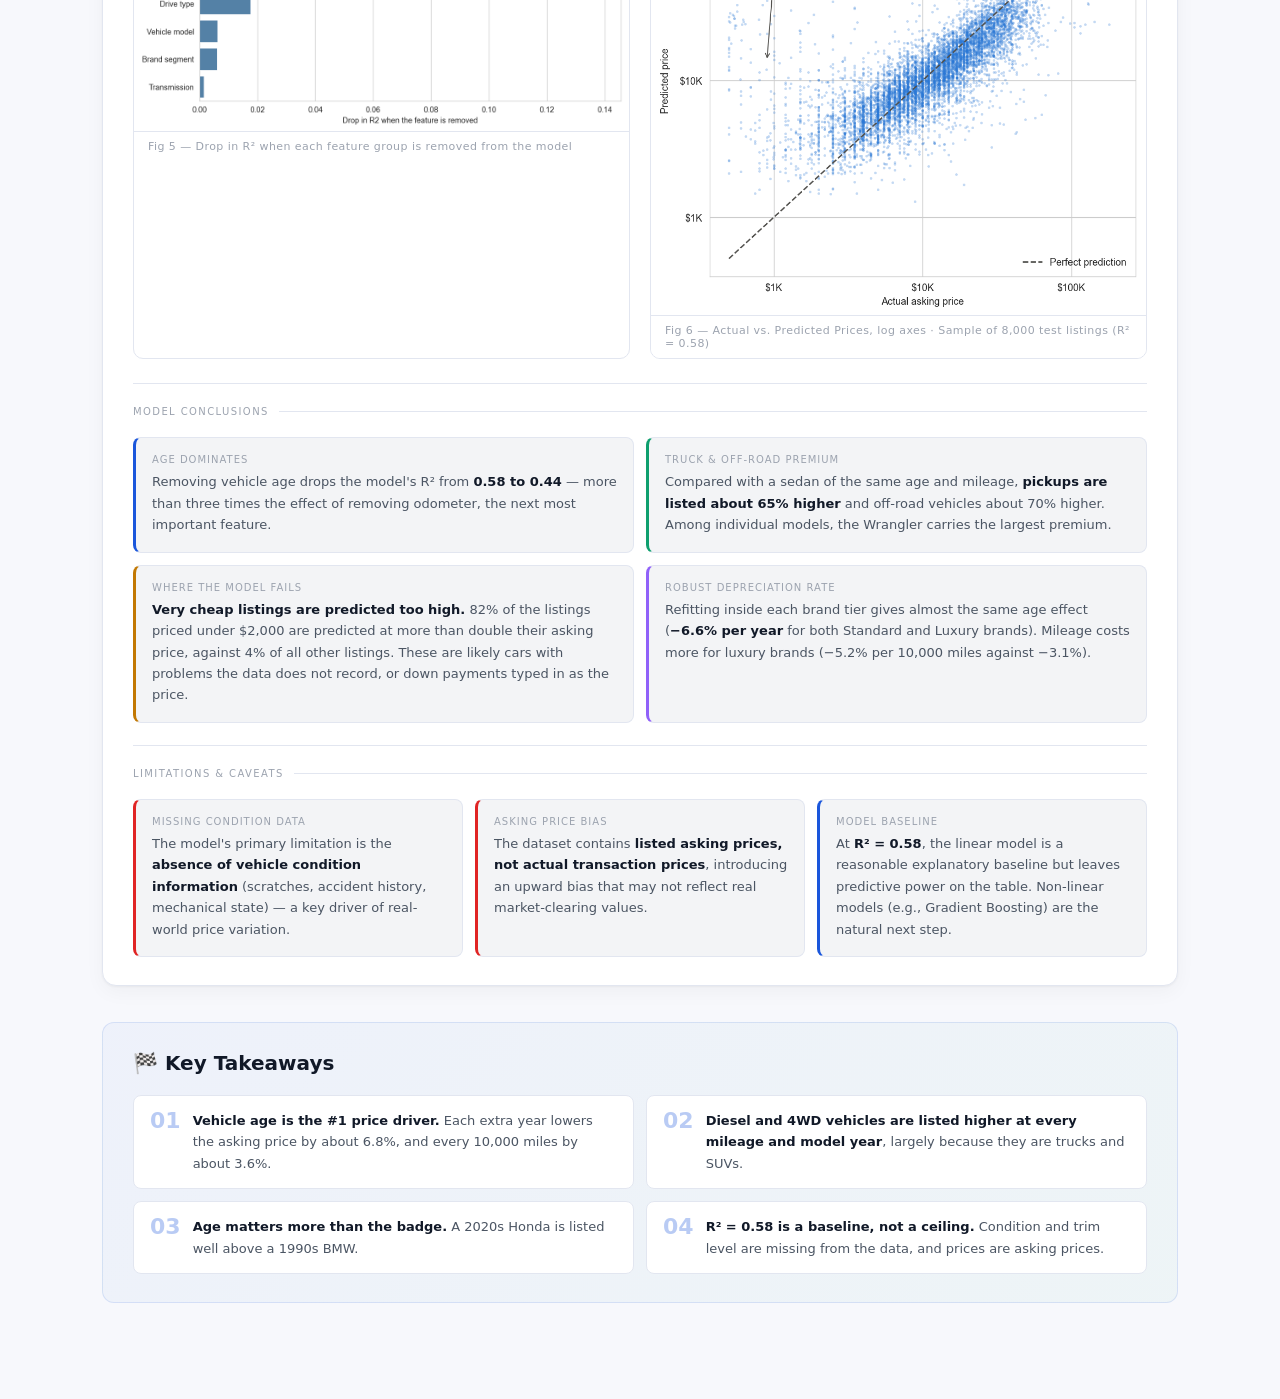
<file: docs/eda_feature_engineering_and_business_framing.html>
<!DOCTYPE html>
<html lang="en">
<head>
<meta charset="UTF-8">
<meta name="viewport" content="width=device-width, initial-scale=1.0">
<title>EDA, Feature Engineering, and Business Framing</title>
<style>
  :root {
    --bg: #f7f8fc;
    --surface: #ffffff;
    --surface2: #f0f2f8;
    --border: #e2e6f0;
    --accent:  #1a56db;
    --accent2: #0e9f6e;
    --accent3: #c27803;
    --accent4: #9061f9;
    --danger:  #e02424;
    --text-primary: #111928;
    --text-secondary: #4b5563;
    --text-muted: #9ca3af;
    --tag-bg: #f3f4f6;
  }
  * { box-sizing: border-box; margin: 0; padding: 0; }
  body {
    background: var(--bg);
    color: var(--text-primary);
    font-family: system-ui, -apple-system, "Segoe UI", sans-serif;
    font-weight: 400;
    min-height: 100vh;
    overflow-x: hidden;
  }
  body::before {
    content: '';
    position: fixed; inset: 0;
    background-image: radial-gradient(circle, rgba(26,86,219,0.07) 1px, transparent 1px);
    background-size: 28px 28px;
    pointer-events: none; z-index: 0;
  }
  .page-wrapper { position: relative; z-index: 1; max-width: 1140px; margin: 0 auto; padding: 52px 32px 96px; }

  /* HEADER */
  .page-header { margin-bottom: 52px; animation: fadeDown 0.65s ease both; }
  .header-top { display: flex; align-items: flex-start; justify-content: space-between; gap: 24px; padding-bottom: 28px; border-bottom: 2px solid var(--border); }
  .phase-pill { display: inline-flex; align-items: center; gap: 7px; background: rgba(26,86,219,0.08); border: 1px solid rgba(26,86,219,0.2); color: var(--accent); font-family: system-ui, -apple-system, "Segoe UI", sans-serif; font-size: 11px; letter-spacing: 0.1em; text-transform: uppercase; padding: 4px 13px; border-radius: 100px; margin-bottom: 12px; }
  .phase-pill::before { content: ''; width: 6px; height: 6px; background: var(--accent); border-radius: 50%; animation: blink 2s ease-in-out infinite; }
  h1 { font-family: system-ui, -apple-system, "Segoe UI", sans-serif; font-size: clamp(28px, 4vw, 44px); font-weight: 700; line-height: 1.1; letter-spacing: -0.01em; color: var(--text-primary); }
  h1 em { font-style: normal; color: var(--accent); }
  .header-subtitle { margin-top: 8px; font-size: 15px; color: var(--text-secondary); font-weight: 400; }
  .meta-pills { display: flex; flex-direction: column; gap: 7px; align-items: flex-end; flex-shrink: 0; }
  .meta-pill { font-family: system-ui, -apple-system, "Segoe UI", sans-serif; font-size: 11px; background: var(--surface); border: 1px solid var(--border); color: var(--text-secondary); padding: 5px 13px; border-radius: 6px; white-space: nowrap; }
  .meta-pill strong { color: var(--text-primary); font-weight: 700; }

  /* EXEC SUMMARY */
  .exec-summary { margin-top: 32px; background: linear-gradient(135deg, rgba(26,86,219,0.05) 0%, rgba(144,97,249,0.05) 100%); border: 1px solid rgba(26,86,219,0.15); border-radius: 12px; padding: 28px 32px; animation: fadeUp 0.6s 0.1s ease both; }
  .exec-label { font-family: system-ui, -apple-system, "Segoe UI", sans-serif; font-size: 10px; letter-spacing: 0.14em; text-transform: uppercase; color: var(--accent); font-weight: 500; margin-bottom: 12px; }
  .exec-summary p { font-size: 15px; line-height: 1.8; color: var(--text-secondary); font-weight: 400; }
  .exec-summary strong { color: var(--text-primary); font-weight: 700; }

  /* SECTION CARDS */
  .section-card { background: var(--surface); border: 1px solid var(--border); border-radius: 14px; margin-bottom: 36px; overflow: hidden; box-shadow: 0 1px 3px rgba(0,0,0,0.05), 0 6px 20px rgba(0,0,0,0.04); animation: fadeUp 0.5s ease both; }
  .section-card:nth-child(2) { animation-delay: 0.05s; }
  .section-card:nth-child(3) { animation-delay: 0.10s; }
  .section-card:nth-child(4) { animation-delay: 0.15s; }
  .section-card:nth-child(5) { animation-delay: 0.20s; }
  .section-card:nth-child(6) { animation-delay: 0.25s; }
  .section-header { display: flex; align-items: center; gap: 14px; padding: 20px 28px; border-bottom: 1px solid var(--border); background: var(--surface2); }
  .section-id { font-family: system-ui, -apple-system, "Segoe UI", sans-serif; font-size: 11px; font-weight: 500; letter-spacing: 0.08em; padding: 4px 11px; border-radius: 5px; flex-shrink: 0; }
  .id-a4  { background: rgba(26,86,219,0.1);  color: #1a56db; border: 1px solid rgba(26,86,219,0.2); }
  .id-a4b { background: rgba(14,159,110,0.1); color: #0e9f6e; border: 1px solid rgba(14,159,110,0.2); }
  .id-a4c { background: rgba(144,97,249,0.1); color: #9061f9; border: 1px solid rgba(144,97,249,0.2); }
  .id-a5  { background: rgba(194,120,3,0.1);  color: #c27803; border: 1px solid rgba(194,120,3,0.2); }
  .id-a6  { background: rgba(224,36,36,0.1);  color: #e02424; border: 1px solid rgba(224,36,36,0.2); }
  .section-title { font-family: system-ui, -apple-system, "Segoe UI", sans-serif; font-size: 17px; font-weight: 700; color: var(--text-primary); }
  .section-body { padding: 28px 30px; }

  /* SUBSECTION */
  .sub-title { font-family: system-ui, -apple-system, "Segoe UI", sans-serif; font-size: 10px; letter-spacing: 0.14em; text-transform: uppercase; color: var(--text-muted); font-weight: 500; margin-bottom: 16px; display: flex; align-items: center; gap: 10px; }
  .sub-title::after { content: ''; flex: 1; height: 1px; background: var(--border); }

  /* CHART GRIDS */
  .chart-grid-2 { display: grid; grid-template-columns: 1fr 1fr; gap: 20px; margin-bottom: 24px; }
  .chart-grid-3 { display: grid; grid-template-columns: 1fr 1fr 1fr; gap: 16px; margin-bottom: 24px; }
  .chart-grid-1 { margin-bottom: 24px; }

  /* CHART FIGURE — wraps chart box + axis labels */
  .chart-figure { display: flex; flex-direction: column; }

  /* axis label row above chart (chart title) */
  .axis-chart-title { display: none; }

  /* wrapper for y-axis label + chart box */
  .chart-with-yaxis { display: flex; align-items: stretch; gap: 0; }

  .y-axis-label { display: none; }

  .chart-box { border: 1px solid var(--border); border-radius: 10px; overflow: hidden; background: #fff; flex: 1; }
  .chart-box img { width: 100%; height: auto; display: block; background: #fff; }

  /* x-axis label below chart */
  .x-axis-label { display: none; }

  .chart-caption { padding: 8px 14px; font-size: 11px; font-family: system-ui, -apple-system, "Segoe UI", sans-serif; color: var(--text-muted); border-top: 1px solid var(--border); background: var(--surface); letter-spacing: 0.04em; }

  /* INSIGHT CARDS */
  .insight-grid   { display: grid; grid-template-columns: 1fr 1fr; gap: 12px; margin-top: 20px; }
  .insight-grid-3 { display: grid; grid-template-columns: 1fr 1fr 1fr; gap: 12px; margin-top: 20px; }
  .insight-card { background: var(--tag-bg); border: 1px solid var(--border); border-radius: 8px; padding: 16px; border-left: 3px solid var(--accent); }
  .insight-card.green  { border-left-color: var(--accent2); }
  .insight-card.amber  { border-left-color: var(--accent3); }
  .insight-card.purple { border-left-color: var(--accent4); }
  .insight-card.red    { border-left-color: var(--danger); }
  .insight-label { font-family: system-ui, -apple-system, "Segoe UI", sans-serif; font-size: 10px; letter-spacing: 0.1em; text-transform: uppercase; color: var(--text-muted); margin-bottom: 6px; }
  .insight-text { font-size: 13px; line-height: 1.65; color: var(--text-secondary); }
  .insight-text strong { color: var(--text-primary); font-weight: 700; }

  /* LOG CALLOUT */
  .log-callout { display: grid; grid-template-columns: 1fr 1fr 1fr; gap: 12px; margin-top: 20px; }
  .log-card { background: var(--tag-bg); border: 1px solid var(--border); border-radius: 8px; padding: 16px; text-align: center; }
  .log-card-icon { font-size: 22px; margin-bottom: 8px; }
  .log-card-title { font-family: system-ui, -apple-system, "Segoe UI", sans-serif; font-size: 11px; font-weight: 500; color: var(--text-primary); margin-bottom: 5px; text-transform: uppercase; letter-spacing: 0.06em; }
  .log-card-body { font-size: 12px; color: var(--text-secondary); line-height: 1.6; }

  /* FEATURE TABLE */
  .feature-table { width: 100%; border-collapse: collapse; font-size: 13px; margin-top: 16px; }
  .feature-table th { font-family: system-ui, -apple-system, "Segoe UI", sans-serif; font-size: 10px; letter-spacing: 0.12em; text-transform: uppercase; color: var(--text-muted); font-weight: 500; padding: 8px 14px; text-align: left; border-bottom: 1px solid var(--border); }
  .feature-table td { padding: 10px 14px; border-bottom: 1px solid rgba(226,230,240,0.6); color: var(--text-secondary); vertical-align: top; line-height: 1.5; }
  .feature-table tr:last-child td { border-bottom: none; }
  .feature-table tr:hover td { background: rgba(26,86,219,0.02); }
  .ft-name { font-family: system-ui, -apple-system, "Segoe UI", sans-serif; font-size: 12px; color: #1a56db; font-weight: 500; }

  /* ACCURACY ROW */
  .accuracy-row { display: grid; grid-template-columns: repeat(4,1fr); gap: 14px; margin-top: 20px; }
  .acc-card { background: var(--tag-bg); border: 1px solid var(--border); border-radius: 10px; padding: 18px 16px; text-align: center; position: relative; overflow: hidden; }
  .acc-card::before { content: ''; position: absolute; top: 0; left: 0; right: 0; height: 3px; }
  .acc-card.blue::before   { background: var(--accent); }
  .acc-card.green::before  { background: var(--accent2); }
  .acc-card.amber::before  { background: var(--accent3); }
  .acc-card.purple::before { background: var(--accent4); }
  .acc-label { font-family: system-ui, -apple-system, "Segoe UI", sans-serif; font-size: 10px; letter-spacing: 0.1em; text-transform: uppercase; color: var(--text-muted); margin-bottom: 8px; }
  .acc-value { font-family: system-ui, -apple-system, "Segoe UI", sans-serif; font-size: 30px; font-weight: 700; line-height: 1; }
  .acc-card.blue   .acc-value { color: var(--accent); }
  .acc-card.green  .acc-value { color: var(--accent2); }
  .acc-card.amber  .acc-value { color: var(--accent3); }
  .acc-card.purple .acc-value { color: var(--accent4); }
  .acc-note { font-size: 12px; color: var(--text-muted); margin-top: 5px; }

  /* ENCODING */
  .encoding-grid { display: grid; grid-template-columns: 1fr 1fr; gap: 14px; margin-top: 16px; }
  .enc-card { border: 1px solid var(--border); border-radius: 8px; padding: 16px 18px; background: var(--tag-bg); }
  .enc-title { font-family: system-ui, -apple-system, "Segoe UI", sans-serif; font-size: 11px; font-weight: 500; text-transform: uppercase; letter-spacing: 0.1em; color: var(--text-secondary); margin-bottom: 10px; }
  .luxury-pills { display: flex; flex-wrap: wrap; gap: 6px; }
  .luxury-pill { font-family: system-ui, -apple-system, "Segoe UI", sans-serif; font-size: 11px; padding: 3px 9px; border-radius: 4px; background: rgba(144,97,249,0.1); color: #7c3aed; border: 1px solid rgba(144,97,249,0.2); }
  .enc-desc { font-size: 13px; color: var(--text-secondary); line-height: 1.65; }
  .enc-desc strong { color: var(--text-primary); }

  /* TAKEAWAYS */
  .takeaways { margin-top: 12px; background: linear-gradient(135deg, rgba(26,86,219,0.04) 0%, rgba(14,159,110,0.04) 100%); border: 1px solid rgba(26,86,219,0.12); border-radius: 12px; padding: 28px 30px; animation: fadeUp 0.5s 0.3s ease both; }
  .takeaways-header { font-family: system-ui, -apple-system, "Segoe UI", sans-serif; font-size: 20px; font-weight: 700; color: var(--text-primary); margin-bottom: 20px; }
  .takeaway-list { display: grid; grid-template-columns: 1fr 1fr; gap: 12px; }
  .takeaway-item { display: flex; gap: 12px; align-items: flex-start; background: var(--surface); border: 1px solid var(--border); border-radius: 8px; padding: 14px 16px; }
  .tko-num { font-family: system-ui, -apple-system, "Segoe UI", sans-serif; font-size: 22px; font-weight: 700; color: var(--accent); line-height: 1; flex-shrink: 0; opacity: 0.3; }
  .tko-text { font-size: 13px; line-height: 1.65; color: var(--text-secondary); }
  .tko-text strong { color: var(--text-primary); }

  .divider { height: 1px; background: var(--border); margin: 22px 0; }

  @keyframes fadeDown { from { opacity:0; transform:translateY(-18px); } to { opacity:1; transform:translateY(0); } }
  @keyframes fadeUp   { from { opacity:0; transform:translateY(22px);  } to { opacity:1; transform:translateY(0); } }
  @keyframes blink    { 0%,100% { opacity:1; } 50% { opacity:0.3; } }

  @media (max-width: 720px) {
    .chart-grid-2, .chart-grid-3, .insight-grid, .insight-grid-3,
    .log-callout, .accuracy-row, .encoding-grid, .takeaway-list { grid-template-columns: 1fr; }
    .header-top { flex-direction: column; }
    .meta-pills { align-items: flex-start; }
  }

  /* column names are the only text set in monospace */
  .ft-name { font-family: ui-monospace, Consolas, monospace; }
</style>
</head>
<body>
<div class="page-wrapper">

  <a href="index.html" style="display:inline-block;margin-bottom:20px;font-size:13px;color:#2563eb;text-decoration:none;font-weight:600">&larr; Main dashboard</a>

  <!-- HEADER -->
  <div class="page-header">
    <div class="header-top">
      <div>
        <div class="phase-pill">Phase 2 · EDA &amp; Modeling</div>
        <h1><em>EDA, Feature Engineering,</em><br>and Business Framing</h1>
        <div class="header-subtitle">Craigslist Cars &amp; Trucks · Price Prediction Study</div>
      </div>
      <div class="meta-pills">
        <div class="meta-pill">Dataset <strong>Craigslist Cars &amp; Trucks</strong></div>
        <div class="meta-pill">Sections <strong>A4 · A5 · A6</strong></div>
        <div class="meta-pill">Listings <strong>204,855</strong></div>
        <div class="meta-pill">Model <strong>Linear Regression on log(price)</strong></div>
        <div class="meta-pill">R² <strong>0.58</strong></div>
      </div>
    </div>
    <div class="exec-summary">
      <div class="exec-label">Executive Summary</div>
      <p>
        This stage moves from data cleaning into <strong>exploratory analysis, feature engineering and a first price model</strong>. Asking prices are heavily right-skewed, so the analysis works on the log of price. Vehicle age and miles-per-year were engineered as new features and brands were grouped into Luxury and Standard tiers. A <strong>linear regression on log(price)</strong> reached an R² of 0.58 on held-out listings. <strong>Vehicle age is the strongest price driver</strong>: each extra year lowers the asking price by about 6.8%, and every 10,000 miles by about 3.6%, with body type, fuel, drive and brand tier held fixed.
      </p>
    </div>
  </div>

  <!-- A4 — Price Distribution -->
  <div class="section-card">
    <div class="section-header">
      <span class="section-id id-a4">A4</span>
      <span class="section-title">EDA: Distributions and Relationships</span>
    </div>
    <div class="section-body">
      <div class="sub-title">Raw vs. Log-Transformed Price Distribution</div>
      <div class="chart-grid-1">
        <div class="chart-figure">
          <div class="axis-chart-title">Price Distribution — Raw vs. Log Scale</div>
          <div class="chart-box">
            <img src="figures/price_distribution.png" alt="Price Distribution Raw vs Log Scale">
            <div class="chart-caption">Fig 1 — Left: Price ($) · Right: Log10(Price)</div>
          </div>
        </div>
      </div>
      <div class="log-callout">
        <div class="log-card">
          <div class="log-card-icon">📐</div>
          <div class="log-card-title">Normalization</div>
          <div class="log-card-body">The raw distribution is heavily right-skewed with a long tail. Skewness falls from 2.33 on the raw price to −0.43 on the log price, which is close to a symmetric bell curve.</div>
        </div>
        <div class="log-card">
          <div class="log-card-icon">🔬</div>
          <div class="log-card-title">Granularity</div>
          <div class="log-card-body">The log scale expands the dense low-price region and compresses extreme high-end outliers, giving equal modeling weight to all price tiers.</div>
        </div>
        <div class="log-card">
          <div class="log-card-icon">⚖️</div>
          <div class="log-card-title">Variance Stabilization</div>
          <div class="log-card-body">On the log scale the spread is more even, and the model treats a 10% price change consistently whether the base price is $5,000 or $50,000.</div>
        </div>
      </div>
    </div>
  </div>

  <!-- A4 — Price vs Odometer -->
  <div class="section-card">
    <div class="section-header">
      <span class="section-id id-a4b">A4</span>
      <span class="section-title">EDA: Distributions and Relationships</span>
    </div>
    <div class="section-body">
      <div class="sub-title">Price vs. Odometer — Segmentation by Fuel · Transmission · Drive</div>
      <div class="chart-grid-1">
        <div class="chart-figure">
          <div class="axis-chart-title">Median Price by Odometer — Fuel, Transmission and Drive Type</div>
          <div class="chart-box">
            <img src="figures/price_vs_odometer_segments.png" alt="Price vs Odometer by segment">
            <div class="chart-caption">Fig 2 — Median asking price per 20,000-mile band · Shaded band = middle 50% of listings</div>
          </div>
        </div>
      </div>
      <div class="insight-grid-3">
        <div class="insight-card green">
          <div class="insight-label">Fuel Type</div>
          <div class="insight-text"><strong>Diesel sits far above gas at every mileage</strong> — $31,000 against $12,000 at 80–100K miles. Most diesel listings are heavy-duty pickups, so part of this is a truck effect.</div>
        </div>
        <div class="insight-card amber">
          <div class="insight-label">Transmission</div>
          <div class="insight-text"><strong>Automatic and manual follow almost the same curve.</strong> Manual is slightly lower at every mileage ($10,000 against $12,500 at 80–100K miles).</div>
        </div>
        <div class="insight-card">
          <div class="insight-label">Drive Type</div>
          <div class="insight-text"><strong>4WD is highest, RWD in between and FWD lowest at every mileage</strong> — $18,000, $14,000 and $9,500 at 80–100K miles.</div>
        </div>
      </div>
    </div>
  </div>

  <!-- A4 — Price vs Year -->
  <div class="section-card">
    <div class="section-header">
      <span class="section-id id-a4c">A4</span>
      <span class="section-title">EDA: Distributions and Relationships</span>
    </div>
    <div class="section-body">
      <div class="sub-title">Price vs. Model Year — Segmentation by Fuel · Transmission · Drive</div>
      <div class="chart-grid-1">
        <div class="chart-figure">
          <div class="axis-chart-title">Median Price by Model Year — Fuel, Transmission and Drive Type</div>
          <div class="chart-box">
            <img src="figures/price_vs_year_segments.png" alt="Price vs Year by segment">
            <div class="chart-caption">Fig 3 — Median asking price per model year · Shaded band = middle 50% of listings</div>
          </div>
        </div>
      </div>
      <div class="insight-grid-3">
        <div class="insight-card green">
          <div class="insight-label">Fuel × Year</div>
          <div class="insight-text"><strong>The diesel gap exists in every model year</strong> and widens for newer vehicles — $38,800 against $16,500 for 2015 models.</div>
        </div>
        <div class="insight-card amber">
          <div class="insight-label">Transmission × Year</div>
          <div class="insight-text"><strong>For model years before 2006, manual cars are listed higher than automatics</strong>; for newer cars the two are almost equal. This is why manual shows a small premium once age is held fixed (A6).</div>
        </div>
        <div class="insight-card">
          <div class="insight-label">Drive × Year</div>
          <div class="insight-text"><strong>FWD is lowest in every model year</strong>, while 4WD and RWD stay close together ($24,900 and $22,500 against $12,300 for 2015 models). The gap is not just 4WD vehicles being newer.</div>
        </div>
      </div>
    </div>
  </div>

  <!-- A4 — Brand Analysis -->
  <div class="section-card">
    <div class="section-header">
      <span class="section-id id-a4c">A4</span>
      <span class="section-title">EDA: Distributions and Relationships</span>
    </div>
    <div class="section-body">
      <div class="sub-title">Brand Analysis — Price by Manufacturer &amp; Era</div>
      <div class="chart-grid-1">
        <div class="chart-figure">
          <div class="axis-chart-title">Price Distribution by Brand &amp; Model-Year Era</div>
          <div class="chart-box">
            <img src="figures/brand_price_by_era.png" alt="Brand Analysis by Era">
            <div class="chart-caption">Fig 4 — Median and IQR for the 10 most listed brands · Eras: 1990–1999 · 2000–2009 · 2010–2019 · 2020–2022</div>
          </div>
        </div>
      </div>
      <div class="insight-grid-3">
        <div class="insight-card">
          <div class="insight-label">Brand Value Hierarchy</div>
          <div class="insight-text">Among the ten most listed brands, <strong>Ram, GMC and Jeep</strong> have the highest median asking prices ($24,950, $16,000 and $15,500), while <strong>Honda and Nissan</strong> have the lowest ($8,151 and $8,995).</div>
        </div>
        <div class="insight-card green">
          <div class="insight-label">Era–Price Relationship</div>
          <div class="insight-text">The <strong>2020–2022</strong> era shows the highest prices for every brand, and each older era steps down — age matters more than the badge.</div>
        </div>
        <div class="insight-card purple">
          <div class="insight-label">Modeling Implication</div>
          <div class="insight-text">Brand alone is not enough — a brand's typical price depends heavily on how old its listed cars are, which motivates using <strong>Vehicle Age</strong> next to the Brand Segment feature in A5.</div>
        </div>
      </div>
    </div>
  </div>

  <!-- A5 — Feature Engineering -->
  <div class="section-card">
    <div class="section-header">
      <span class="section-id id-a5">A5</span>
      <span class="section-title">Feature Engineering</span>
    </div>
    <div class="section-body">
      <div class="sub-title">Engineered Features</div>
      <table class="feature-table">
        <thead>
          <tr><th>Feature</th><th>Logic</th><th>Rationale</th></tr>
        </thead>
        <tbody>
          <tr>
            <td class="ft-name">vehicle_age</td>
            <td>2021 − model year (minimum 0)</td>
            <td>Converts model year into an interpretable depreciation signal. The reference year is 2021 because every ad was posted in April–May 2021, so this is the age at listing.</td>
          </tr>
          <tr>
            <td class="ft-name">miles_per_year</td>
            <td>odometer ÷ max(vehicle_age, 1)</td>
            <td>Normalizes usage intensity across ages. Floor of 1 applied to avoid division-by-zero for new vehicles (age = 0).</td>
          </tr>
          <tr>
            <td class="ft-name">brand_segment</td>
            <td>Luxury / Standard classification</td>
            <td>Groups manufacturers into two market tiers using a fixed, explicit list, reducing cardinality while preserving a brand value signal.</td>
          </tr>
        </tbody>
      </table>
      <div class="divider"></div>
      <div class="sub-title">Brand Segment Classification &amp; Encoding Strategy</div>
      <div class="encoding-grid">
        <div class="enc-card">
          <div class="enc-title">★ Luxury Tier — Predefined List</div>
          <div class="luxury-pills">
            <span class="luxury-pill">Acura</span><span class="luxury-pill">Alfa Romeo</span><span class="luxury-pill">Aston Martin</span><span class="luxury-pill">Audi</span><span class="luxury-pill">BMW</span><span class="luxury-pill">Cadillac</span><span class="luxury-pill">Ferrari</span><span class="luxury-pill">Infiniti</span><span class="luxury-pill">Jaguar</span><span class="luxury-pill">Land Rover</span><span class="luxury-pill">Lexus</span><span class="luxury-pill">Lincoln</span><span class="luxury-pill">Mercedes-Benz</span><span class="luxury-pill">Porsche</span><span class="luxury-pill">Tesla</span><span class="luxury-pill">Volvo</span>
          </div>
        </div>
        <div class="enc-card">
          <div class="enc-title">Encoding Decisions</div>
          <div class="enc-desc">
            <strong>Model column:</strong> Top 20 most frequent models retained; all remaining grouped as "Other". Prevents feature explosion (the column has about 24,000 distinct strings) while preserving signal for high-volume models.<br><br>
            <strong>Low-cardinality columns</strong> (body type, fuel, transmission, drive, brand segment): Encoded via <strong>one-hot encoding</strong> — with the most common value as the baseline, so every coefficient reads as a difference from a typical car.
          </div>
        </div>
      </div>
    </div>
  </div>

  <!-- A6 — Business Question -->
  <div class="section-card">
    <div class="section-header">
      <span class="section-id id-a6">A6</span>
      <span class="section-title">Business Question + Narrative</span>
    </div>
    <div class="section-body">
      <div class="accuracy-row">
        <div class="acc-card blue">
          <div class="acc-label">Model R²</div>
          <div class="acc-value">0.58</div>
          <div class="acc-note">Of the variance in log price, on test data</div>
        </div>
        <div class="acc-card green">
          <div class="acc-label">Age Effect</div>
          <div class="acc-value">−6.8%</div>
          <div class="acc-note">Per additional year of vehicle age</div>
        </div>
        <div class="acc-card amber">
          <div class="acc-label">Mileage Effect</div>
          <div class="acc-value">−3.6%</div>
          <div class="acc-note">Per additional 10,000 miles</div>
        </div>
        <div class="acc-card purple">
          <div class="acc-label">Typical Error</div>
          <div class="acc-value">25%</div>
          <div class="acc-note">Median error, as a share of the asking price</div>
        </div>
      </div>
      <div class="divider"></div>
      <div class="sub-title">Feature Importance &amp; Model Accuracy Plots</div>
      <div class="chart-grid-2">
        <div class="chart-figure">
          <div class="axis-chart-title">What Drives Price Most?</div>
          <div class="chart-box">
            <img src="figures/price_drivers_importance.png" alt="Feature Importance Bar Chart">
            <div class="chart-caption">Fig 5 — Drop in R² when each feature group is removed from the model</div>
          </div>
        </div>
        <div class="chart-figure">
          <div class="axis-chart-title">Model Accuracy: Actual vs. Predicted Prices</div>
          <div class="chart-box">
            <img src="figures/price_actual_vs_predicted.png" alt="Actual vs Predicted Scatter">
            <div class="chart-caption">Fig 6 — Actual vs. Predicted Prices, log axes · Sample of 8,000 test listings (R² = 0.58)</div>
          </div>
        </div>
      </div>
      <div class="divider"></div>
      <div class="sub-title">Model Conclusions</div>
      <div class="insight-grid">
        <div class="insight-card">
          <div class="insight-label">Age Dominates</div>
          <div class="insight-text">Removing vehicle age drops the model's R² from <strong>0.58 to 0.44</strong> — more than three times the effect of removing odometer, the next most important feature.</div>
        </div>
        <div class="insight-card green">
          <div class="insight-label">Truck &amp; Off-Road Premium</div>
          <div class="insight-text">Compared with a sedan of the same age and mileage, <strong>pickups are listed about 65% higher</strong> and off-road vehicles about 70% higher. Among individual models, the Wrangler carries the largest premium.</div>
        </div>
        <div class="insight-card amber">
          <div class="insight-label">Where the Model Fails</div>
          <div class="insight-text"><strong>Very cheap listings are predicted too high.</strong> 82% of the listings priced under $2,000 are predicted at more than double their asking price, against 4% of all other listings. These are likely cars with problems the data does not record, or down payments typed in as the price.</div>
        </div>
        <div class="insight-card purple">
          <div class="insight-label">Robust Depreciation Rate</div>
          <div class="insight-text">Refitting inside each brand tier gives almost the same age effect (<strong>−6.6% per year</strong> for both Standard and Luxury brands). Mileage costs more for luxury brands (−5.2% per 10,000 miles against −3.1%).</div>
        </div>
      </div>
      <div class="divider"></div>
      <div class="sub-title">Limitations &amp; Caveats</div>
      <div class="insight-grid-3">
        <div class="insight-card red">
          <div class="insight-label">Missing Condition Data</div>
          <div class="insight-text">The model's primary limitation is the <strong>absence of vehicle condition information</strong> (scratches, accident history, mechanical state) — a key driver of real-world price variation.</div>
        </div>
        <div class="insight-card red">
          <div class="insight-label">Asking Price Bias</div>
          <div class="insight-text">The dataset contains <strong>listed asking prices, not actual transaction prices</strong>, introducing an upward bias that may not reflect real market-clearing values.</div>
        </div>
        <div class="insight-card">
          <div class="insight-label">Model Baseline</div>
          <div class="insight-text">At <strong>R² = 0.58</strong>, the linear model is a reasonable explanatory baseline but leaves predictive power on the table. Non-linear models (e.g., Gradient Boosting) are the natural next step.</div>
        </div>
      </div>
    </div>
  </div>

  <!-- KEY TAKEAWAYS -->
  <div class="takeaways">
    <div class="takeaways-header">🏁 Key Takeaways</div>
    <div class="takeaway-list">
      <div class="takeaway-item">
        <div class="tko-num">01</div>
        <div class="tko-text"><strong>Vehicle age is the #1 price driver.</strong> Each extra year lowers the asking price by about 6.8%, and every 10,000 miles by about 3.6%.</div>
      </div>
      <div class="takeaway-item">
        <div class="tko-num">02</div>
        <div class="tko-text"><strong>Diesel and 4WD vehicles are listed higher at every mileage and model year</strong>, largely because they are trucks and SUVs.</div>
      </div>
      <div class="takeaway-item">
        <div class="tko-num">03</div>
        <div class="tko-text"><strong>Age matters more than the badge.</strong> A 2020s Honda is listed well above a 1990s BMW.</div>
      </div>
      <div class="takeaway-item">
        <div class="tko-num">04</div>
        <div class="tko-text"><strong>R² = 0.58 is a baseline, not a ceiling.</strong> Condition and trim level are missing from the data, and prices are asking prices.</div>
      </div>
    </div>
  </div>

</div>
</body>
</html>
</file>
